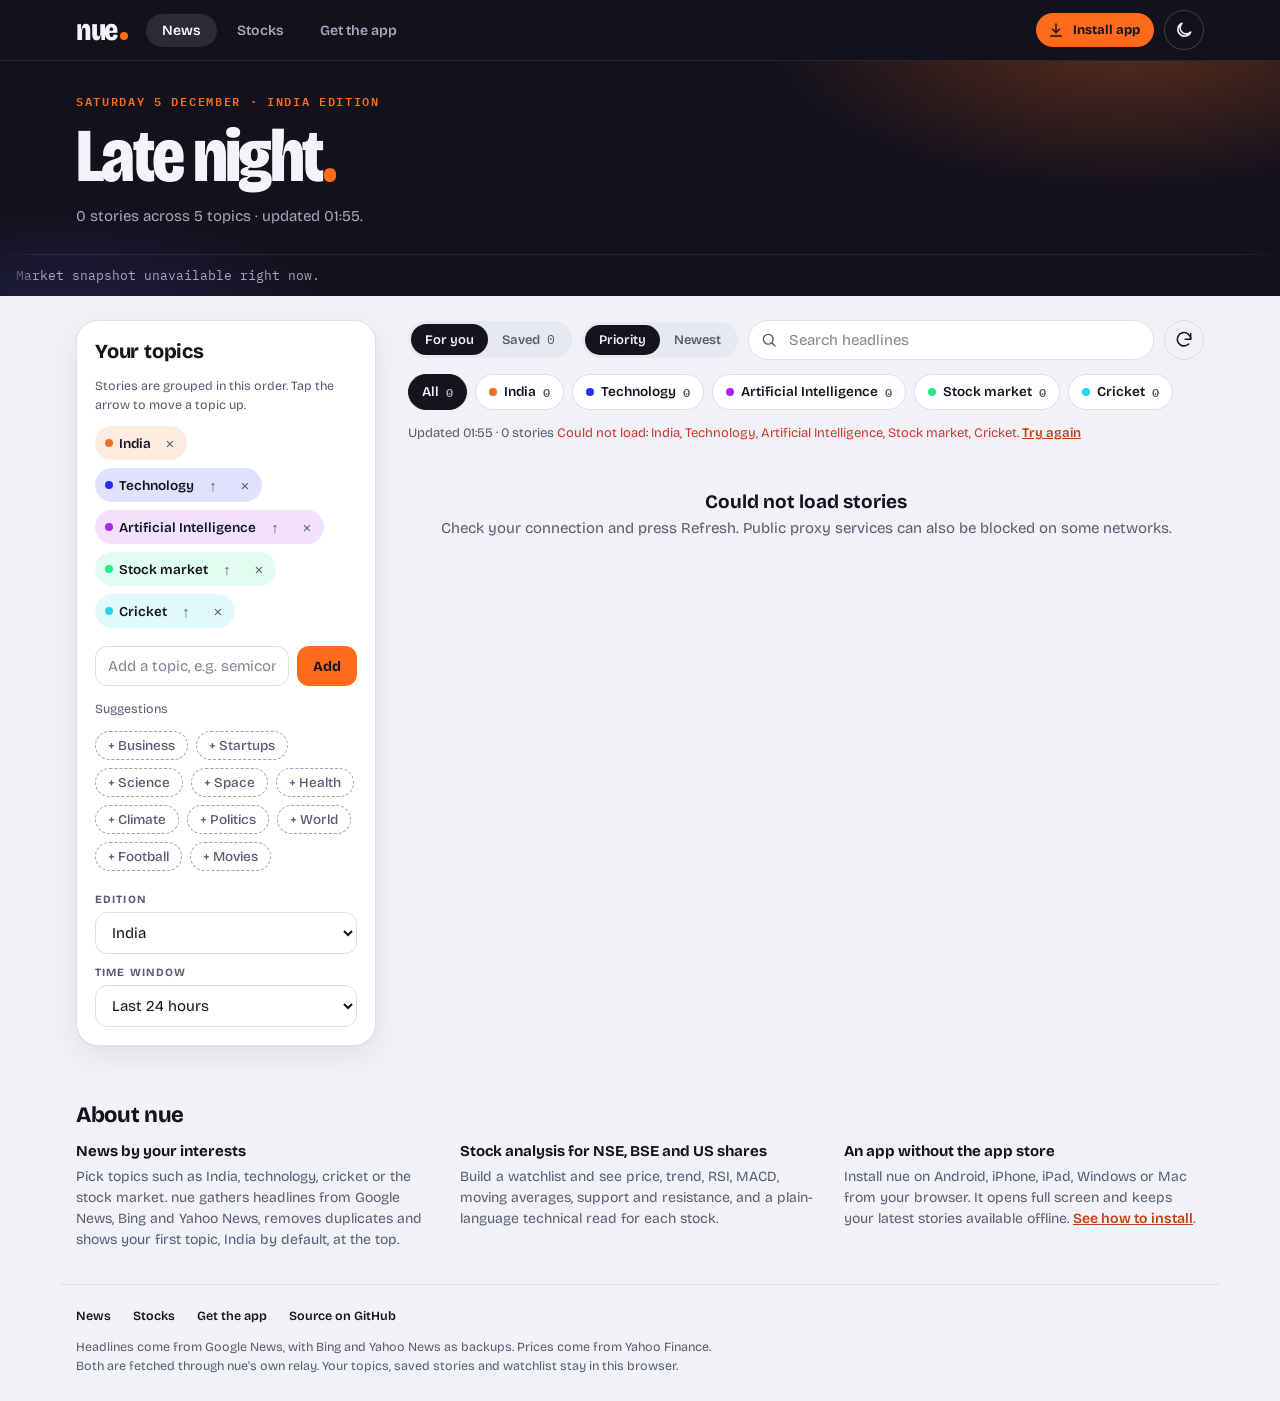
<file: index.html>
<!doctype html>
<html lang="en">
<head>
<meta charset="utf-8">
<meta name="viewport" content="width=device-width,initial-scale=1,viewport-fit=cover">
<title>nue: personalised news app for India with stock analysis</title>
<meta name="description" content="nue is a free news app that follows your interests, with India stories first. Add a stock watchlist with RSI, MACD and trend analysis for NSE, BSE and US shares. Installs on phones, tablets and desktop.">
<meta name="keywords" content="nue, nue app, personalised news, India news app, daily news by interest, stock analysis, NSE BSE watchlist, Nifty Sensex, technical analysis, RSI MACD, installable web app, PWA">
<meta name="author" content="Kunal Urkude">
<meta name="robots" content="index, follow, max-image-preview:large, max-snippet:-1">
<meta name="google-site-verification" content="uspo3RKnmIIblZJRJzZ8SbaXiXVWNnYhH4Gqko6iuXU" />
<link rel="canonical" href="https://kunalurkude.github.io/nue/">
<meta name="application-name" content="nue">
<meta property="og:type" content="website">
<meta property="og:site_name" content="nue">
<meta property="og:locale" content="en_IN">
<meta property="og:title" content="nue: personalised news app for India with stock analysis">
<meta property="og:description" content="News that follows your interests, India first, plus a stock watchlist with technical analysis. Free, installable, works offline.">
<meta property="og:url" content="https://kunalurkude.github.io/nue/">
<meta property="og:image" content="https://kunalurkude.github.io/nue/icons/og-image.png">
<meta property="og:image:width" content="1200">
<meta property="og:image:height" content="630">
<meta property="og:image:alt" content="nue: news that follows your interests, India first, with stock analysis">
<meta name="twitter:card" content="summary_large_image">
<meta name="twitter:title" content="nue: personalised news app for India with stock analysis">
<meta name="twitter:description" content="News that follows your interests, India first, plus a stock watchlist with technical analysis.">
<meta name="twitter:image" content="https://kunalurkude.github.io/nue/icons/og-image.png">
<link rel="sitemap" type="application/xml" href="sitemap.xml">
<meta name="theme-color" content="#12111C">
<link rel="manifest" href="manifest.webmanifest">
<link rel="icon" href="icons/favicon.svg" type="image/svg+xml">
<link rel="apple-touch-icon" href="icons/apple-touch-icon.png">
<meta name="mobile-web-app-capable" content="yes">
<meta name="apple-mobile-web-app-capable" content="yes">
<meta name="apple-mobile-web-app-title" content="nue">
<meta name="apple-mobile-web-app-status-bar-style" content="black-translucent">
<link rel="preconnect" href="https://fonts.googleapis.com">
<link rel="preconnect" href="https://fonts.gstatic.com" crossorigin>
<link rel="stylesheet" href="https://fonts.googleapis.com/css2?family=Bricolage+Grotesque:opsz,wdth,wght@12..96,75..100,300..800&family=IBM+Plex+Mono:wght@400;500&display=swap">
<link rel="stylesheet" href="style.css">
<script type="application/ld+json">{"@context": "https://schema.org", "@graph": [{"@type": "WebSite", "@id": "https://kunalurkude.github.io/nue/#site", "url": "https://kunalurkude.github.io/nue/", "name": "nue", "inLanguage": "en-IN", "description": "Personalised news with India first, plus stock analysis."}, {"@type": "WebApplication", "@id": "https://kunalurkude.github.io/nue/#app", "name": "nue", "url": "https://kunalurkude.github.io/nue/", "applicationCategory": "NewsApplication", "operatingSystem": "Any (Android, iOS, Windows, macOS, Linux)", "browserRequirements": "Requires JavaScript", "isAccessibleForFree": true, "offers": {"@type": "Offer", "price": "0", "priceCurrency": "INR"}, "author": {"@type": "Person", "name": "Kunal Urkude", "url": "https://github.com/kunalurkude"}, "image": "https://kunalurkude.github.io/nue/icons/og-image.png", "featureList": ["News grouped by your interests with India first", "Stock watchlist for NSE, BSE and US shares", "RSI, MACD, moving average and trend analysis", "Installs on phones, tablets and desktop", "Works offline"]}, {"@type": "FAQPage", "mainEntity": [{"@type": "Question", "name": "How do I install nue on my phone or tablet?", "acceptedAnswer": {"@type": "Answer", "text": "On Android, open nue in Chrome and tap Install app. On iPhone and iPad, open nue in Safari, tap Share, then Add to Home Screen."}}, {"@type": "Question", "name": "Is nue free?", "acceptedAnswer": {"@type": "Answer", "text": "Yes. nue is free, needs no account and keeps your topics and watchlist on your own device."}}, {"@type": "Question", "name": "Where do the news and prices come from?", "acceptedAnswer": {"@type": "Answer", "text": "Headlines come from Google News with Bing and Yahoo News as backups. Prices come from Yahoo Finance."}}, {"@type": "Question", "name": "Is the stock analysis investment advice?", "acceptedAnswer": {"@type": "Answer", "text": "No. The technical read uses price history only and is for information, not investment advice."}}]}]}</script>
<script>
  // Apply a saved theme before first paint to avoid a flash.
  try { var t = JSON.parse(localStorage.getItem('nue.theme')); if (t === 'dark' || t === 'light') document.documentElement.setAttribute('data-theme', t); } catch (e) {}
</script>
</head>
<body>

<noscript><p style="padding:16px;font:16px system-ui;background:#fff3cd;color:#222">nue needs JavaScript to load your news and prices. Please enable it in your browser.</p></noscript>
<div class="net" id="net" hidden role="status">You are offline. Showing the last stories and prices nue saved.</div>
<div class="ptr" id="ptr" aria-hidden="true"></div>

<header class="top">
  <div class="wrap top-in">
    <a class="brand" href="#news" aria-label="nue home"><span class="brand-word">nue</span><i class="brand-dot" aria-hidden="true"></i></a>
    <nav class="tabs" role="tablist" aria-label="Sections">
      <button class="tab" role="tab" id="tab-news" aria-controls="panel-news" aria-selected="true">News</button>
      <button class="tab" role="tab" id="tab-stocks" aria-controls="panel-stocks" aria-selected="false" tabindex="-1">Stocks</button>
      <button class="tab" role="tab" id="tab-install" aria-controls="panel-install" aria-selected="false" tabindex="-1">Get the app</button>
    </nav>
    <div class="tools">
      <button class="pill-btn" id="installBtn" type="button" hidden><span class="ic" data-icon="install"></span>Install app</button>
      <button class="icon-btn" id="themeBtn" type="button" aria-label="Switch colour theme" title="Switch colour theme"></button>
    </div>
  </div>
</header>

<section class="hero" aria-label="Today">
  <div class="wrap hero-in">
    <p class="hero-kicker" id="heroKicker"></p>
    <h1 class="sr">nue: personalised news app for India with stock analysis</h1>
    <p class="hero-title" id="heroTitle">Good morning.</p>
    <p class="hero-sub" id="heroSub"></p>
  </div>
  <div class="ticker" id="ticker" aria-label="Market snapshot">
    <div class="ticker-track" id="tickerTrack"></div>
  </div>
</section>

<main class="wrap">

  <!-- NEWS -->
  <section id="panel-news" role="tabpanel" aria-labelledby="tab-news">
    <div class="news-grid">
      <aside class="side" id="side" aria-label="Your topics">
        <div class="sheet-grip" aria-hidden="true"></div>
        <div class="side-head">
          <h2>Your topics</h2>
          <button class="icon-btn sheet-close" id="sideClose" type="button" aria-label="Close topics"></button>
        </div>
        <p class="hint">Stories are grouped in this order. Tap the arrow to move a topic up.</p>
        <ul class="chips" id="interestList" aria-live="polite"></ul>
        <form class="add" id="interestForm" autocomplete="off">
          <label class="sr" for="interestInput">Add a topic</label>
          <input id="interestInput" type="text" maxlength="60" placeholder="Add a topic, e.g. semiconductors">
          <button class="btn" type="submit">Add</button>
        </form>
        <p class="hint">Suggestions</p>
        <ul class="chips chips-suggest" id="suggestList"></ul>
        <div class="controls">
          <label for="regionSel">Edition</label>
          <select id="regionSel">
            <option value="IN">India</option>
            <option value="US">United States</option>
            <option value="GB">United Kingdom</option>
            <option value="AU">Australia</option>
          </select>
          <label for="winSel">Time window</label>
          <select id="winSel">
            <option value="1d">Last 24 hours</option>
            <option value="3d">Last 3 days</option>
            <option value="7d">Last 7 days</option>
          </select>
        </div>
      </aside>

      <section class="feed-col">
        <div class="feed-bar">
          <div class="seg" role="group" aria-label="View">
            <button type="button" class="seg-btn" id="viewFeed" aria-pressed="true">For you</button>
            <button type="button" class="seg-btn" id="viewSaved" aria-pressed="false">Saved <span id="savedCount">0</span></button>
          </div>
          <div class="seg" role="group" aria-label="Order">
            <button type="button" class="seg-btn" id="sortPri" aria-pressed="true" title="Your first topic leads, then the rest in the order you list them">Priority</button>
            <button type="button" class="seg-btn" id="sortNew" aria-pressed="false" title="All stories by time, newest first">Newest</button>
          </div>
          <div class="search-wrap">
            <span class="ic" data-icon="search"></span>
            <label class="sr" for="searchInput">Search headlines</label>
            <input id="searchInput" class="search" type="search" placeholder="Search headlines" autocomplete="off">
          </div>
          <button class="icon-btn" id="topicsBtn" type="button" aria-label="Edit topics" title="Edit topics"></button>
          <button class="icon-btn" id="refreshBtn" type="button" aria-label="Refresh news" title="Refresh news"></button>
        </div>
        <div class="filters" id="topicFilters" role="group" aria-label="Filter by topic"></div>
        <p class="status" id="newsStatus" role="status" aria-live="polite"></p>
        <ol class="feed" id="feed"></ol>
        <button class="btn btn-ghost more" id="moreBtn" type="button" hidden>Show more stories</button>
      </section>
    </div>
  </section>

  <!-- STOCKS -->
  <section id="panel-stocks" role="tabpanel" aria-labelledby="tab-stocks" hidden>
    <div class="market" id="marketStrip" aria-label="Market overview"></div>

    <div class="sect-head">
      <h2>Watchlist</h2>
      <form class="add add-sym" id="symForm" autocomplete="off">
        <label class="sr" for="symInput">Add a stock by name or code</label>
        <input id="symInput" type="text" maxlength="80" placeholder="Add a stock: Infosys, TCS, Apple, Nifty" spellcheck="false" autocapitalize="characters">
        <button class="btn" type="submit">Add</button>
      </form>
    </div>
    <p class="hint">Type a company name or short code, like <code>Infosys</code>, <code>TCS</code> or <code>Apple</code>. Separate several with commas. Indian stocks are picked first.</p>
    <p class="status" id="stockStatus" role="status" aria-live="polite"></p>

    <div class="scroll">
      <table class="tbl" id="watchTable">
        <thead>
          <tr>
            <th scope="col">Symbol</th>
            <th scope="col" class="num">Price</th>
            <th scope="col" class="num">1D</th>
            <th scope="col" class="num">1M</th>
            <th scope="col" class="num">RSI</th>
            <th scope="col">Trend</th>
            <th scope="col">Technical read</th>
            <th scope="col"><span class="sr">Remove</span></th>
          </tr>
        </thead>
        <tbody id="watchBody"></tbody>
      </table>
    </div>

    <section class="detail" id="detail" aria-live="polite"></section>

    <p class="disclaimer">Technical reads use price history only (trend, momentum, range). They ignore earnings, valuation and news, and are not investment advice. Prices can be delayed.</p>
  </section>

  <!-- INSTALL GUIDE -->
  <section id="panel-install" role="tabpanel" aria-labelledby="tab-install" hidden>
    <div class="guide-head">
      <h2>Add nue to your home screen</h2>
      <p>nue installs straight from your browser. No app store, no account, nothing to download. It opens full screen like any other app and keeps working offline with your last stories.</p>
      <button class="btn" id="installNow" type="button" hidden>Install nue now</button>
    </div>

    <ul class="perks">
      <li><span class="ic" data-icon="install"></span><strong>One tap away</strong><span>Its own icon on your home screen or desktop.</span></li>
      <li><span class="ic" data-icon="wifi"></span><strong>Works offline</strong><span>Your latest stories and prices stay readable without a signal.</span></li>
      <li><span class="ic" data-icon="refresh"></span><strong>Always current</strong><span>Updates itself. Nothing to reinstall.</span></li>
    </ul>

    <div class="devices">
      <article class="device" data-device="android">
        <header><span class="dev-tag">Android phones and tablets</span><span class="you">Your device</span></header>
        <h3>Chrome</h3>
        <ol>
          <li>Open <strong>kunalurkude.github.io/nue</strong> in Chrome.</li>
          <li>Tap the orange <strong>Install app</strong> button at the top. If you do not see it, tap the <strong>⋮</strong> menu, then <strong>Install app</strong> (or <strong>Add to Home screen</strong>).</li>
          <li>Tap <strong>Install</strong> to confirm.</li>
          <li>Open nue from your home screen or app drawer.</li>
        </ol>
        <p class="note">Samsung Internet: tap the <strong>≡</strong> menu, then <strong>Add page to</strong>, then <strong>Home screen</strong>.</p>
      </article>

      <article class="device" data-device="ios">
        <header><span class="dev-tag">iPhone and iPad</span><span class="you">Your device</span></header>
        <h3>Safari</h3>
        <ol>
          <li>Open <strong>kunalurkude.github.io/nue</strong> in Safari.</li>
          <li>Tap the <strong>Share</strong> button. On iPhone it is in the bottom bar, on iPad in the top bar.</li>
          <li>Scroll down and tap <strong>Add to Home Screen</strong>.</li>
          <li>Keep <strong>Open as Web App</strong> switched on, then tap <strong>Add</strong>.</li>
        </ol>
        <p class="note">On iOS 16.4 and later, Chrome and Edge can do this too: Share, then Add to Home Screen.</p>
      </article>

      <article class="device" data-device="desktop">
        <header><span class="dev-tag">Windows, Mac and Chromebook</span><span class="you">Your device</span></header>
        <h3>Chrome or Edge</h3>
        <ol>
          <li>Open <strong>kunalurkude.github.io/nue</strong>.</li>
          <li>Click the <strong>Install</strong> icon at the right end of the address bar, or the <strong>Install app</strong> button at the top of nue.</li>
          <li>Click <strong>Install</strong>.</li>
          <li>nue opens in its own window and appears in your Start menu, Launchpad or app list.</li>
        </ol>
        <p class="note">Safari on Mac: File, then <strong>Add to Dock</strong>.</p>
      </article>
    </div>

    <div class="faq">
      <h3>Trouble installing?</h3>
      <details><summary>I do not see an Install option</summary><p>Use the full browser (Chrome or Edge on Android and desktop, Safari on iPhone and iPad). Private windows and the browser built into other apps, such as Instagram or WhatsApp, hide the option. Open the link in your normal browser instead.</p></details>
      <details><summary>How do I remove it?</summary><p>Press and hold the nue icon, then choose Remove or Uninstall. On desktop, open nue and use the menu in its window.</p></details>
      <details><summary>Do I get updates?</summary><p>Yes. When a new version is ready, nue shows an Update button at the bottom of the screen.</p></details>
      <details><summary>Where is my data stored?</summary><p>Your topics, saved stories and watchlist stay on your device. Nothing is sent to an account.</p></details>
    </div>
  </section>

</main>


<section class="wrap about" aria-labelledby="aboutH">
  <h2 id="aboutH">About nue</h2>
  <div class="about-grid">
    <div><h3>News by your interests</h3><p>Pick topics such as India, technology, cricket or the stock market. nue gathers headlines from Google News, Bing and Yahoo News, removes duplicates and shows your first topic, India by default, at the top.</p></div>
    <div><h3>Stock analysis for NSE, BSE and US shares</h3><p>Build a watchlist and see price, trend, RSI, MACD, moving averages, support and resistance, and a plain-language technical read for each stock.</p></div>
    <div><h3>An app without the app store</h3><p>Install nue on Android, iPhone, iPad, Windows or Mac from your browser. It opens full screen and keeps your latest stories available offline. <a href="#install">See how to install</a>.</p></div>
  </div>
</section>
<footer class="wrap foot">
  <nav class="foot-links" aria-label="Footer"><a href="#news">News</a><a href="#stocks">Stocks</a><a href="#install">Get the app</a><a href="https://github.com/kunalurkude/nue" target="_blank" rel="noopener noreferrer">Source on GitHub</a></nav>
  <p>Headlines come from Google News, with Bing and Yahoo News as backups. Prices come from Yahoo Finance. Both are fetched through nue's own relay. Your topics, saved stories and watchlist stay in this browser.</p>
</footer>

<!-- phone navigation -->
<nav class="bnav" id="bnav" aria-label="Main">
  <button type="button" class="bn" data-go="news" aria-current="page"><span class="ic" data-icon="news"></span><span>News</span></button>
  <button type="button" class="bn" data-go="stocks"><span class="ic" data-icon="chart"></span><span>Stocks</span></button>
  <button type="button" class="bn" data-go="saved"><span class="ic" data-icon="bookmark"></span><span>Saved</span><b id="bnSaved" hidden>0</b></button>
  <button type="button" class="bn" data-go="topics"><span class="ic" data-icon="topics"></span><span>Topics</span></button>
</nav>

<div class="scrim" id="scrim"></div>

<div class="sheet" id="iosSheet" role="dialog" aria-modal="true" aria-labelledby="iosTitle" hidden>
  <div class="sheet-grip" aria-hidden="true"></div>
  <h2 id="iosTitle">Install nue on your iPhone</h2>
  <ol class="ios-steps">
    <li>Tap the <strong>Share</strong> button in Safari's toolbar.</li>
    <li>Scroll down and tap <strong>Add to Home Screen</strong>.</li>
    <li>Tap <strong>Add</strong>. nue opens full screen, like an app.</li>
  </ol>
  <button class="btn" id="iosClose" type="button">Got it</button>
</div>

<div class="toast" id="toast" role="status" aria-live="polite"></div>

<script src="indicators.js"></script>
<script src="viz.js"></script>
<script src="ui.js"></script>
<script src="app.js"></script>
</body>
</html>
</file>
<file: style.css>
/* nue. Layout idea: an always-dark masthead (brand, greeting, live ticker) over a light or dark
   reading surface. Boldness lives in two places only: the masthead type and the generated story art.
   Colour comes from the topics: each topic has its own hue (set per element as --h). */

:root {
  --bg: #F1F2F7;
  --surface: #FFFFFF;
  --surface-2: #E7E9F1;
  --ink: #14131F;
  --ink-2: #565B72;
  --ink-3: #9AA0B6;
  --line: #DCDFEA;
  --accent: #FF6B1A;
  --accent-ink: #14131F;
  --accent-text: #C2410C;
  --accent-soft: rgba(255, 107, 26, 0.13);
  --up: #0E8A5B;
  --up-soft: #6FC9A3;
  --down: #D4342B;
  --down-soft: #EE9C95;
  --warn: #9A6200;
  --tag-l: 32%;
  --shadow: 0 1px 2px rgba(20, 19, 31, 0.05), 0 10px 30px rgba(20, 19, 31, 0.07);
  --shadow-lift: 0 2px 4px rgba(20, 19, 31, 0.06), 0 16px 36px rgba(20, 19, 31, 0.12);

  /* the masthead stays dark in both themes */
  --mast: #12111C;
  --mast-ink: #F4F3FA;
  --mast-2: #A9A8BE;
  --mast-line: rgba(255, 255, 255, 0.09);
  --mast-up: #46E0A0;
  --mast-down: #FF8A80;

  --f-ui: 'Bricolage Grotesque', system-ui, -apple-system, 'Segoe UI', Roboto, sans-serif;
  --f-mono: 'IBM Plex Mono', ui-monospace, 'SFMono-Regular', Menlo, Consolas, monospace;
  --gutter: max(16px, env(safe-area-inset-left, 0px));
  color-scheme: light;
}

@media (prefers-color-scheme: dark) {
  :root:not([data-theme="light"]) {
    --bg: #0C0B14;
    --surface: #16151F;
    --surface-2: #211F2D;
    --ink: #F2F1F8;
    --ink-2: #A5A4BA;
    --ink-3: #6A6980;
    --line: #2B2A3A;
    --accent: #FF7A2E;
    --accent-text: #FF9B60;
    --accent-soft: rgba(255, 122, 46, 0.16);
    --up: #3DDC97;
    --up-soft: #2C8F66;
    --down: #FF7B72;
    --down-soft: #A04E49;
    --warn: #E9B24A;
    --tag-l: 76%;
    --shadow: 0 1px 2px rgba(0, 0, 0, 0.4), 0 10px 30px rgba(0, 0, 0, 0.35);
    --shadow-lift: 0 2px 4px rgba(0, 0, 0, 0.5), 0 16px 36px rgba(0, 0, 0, 0.5);
    --mast: #08070E;
    color-scheme: dark;
  }
}
:root[data-theme="dark"] {
  --bg: #0C0B14;
  --surface: #16151F;
  --surface-2: #211F2D;
  --ink: #F2F1F8;
  --ink-2: #A5A4BA;
  --ink-3: #6A6980;
  --line: #2B2A3A;
  --accent: #FF7A2E;
  --accent-text: #FF9B60;
  --accent-soft: rgba(255, 122, 46, 0.16);
  --up: #3DDC97;
  --up-soft: #2C8F66;
  --down: #FF7B72;
  --down-soft: #A04E49;
  --warn: #E9B24A;
  --tag-l: 76%;
  --shadow: 0 1px 2px rgba(0, 0, 0, 0.4), 0 10px 30px rgba(0, 0, 0, 0.35);
  --shadow-lift: 0 2px 4px rgba(0, 0, 0, 0.5), 0 16px 36px rgba(0, 0, 0, 0.5);
  --mast: #08070E;
  color-scheme: dark;
}

* { box-sizing: border-box; -webkit-tap-highlight-color: transparent; }
html { -webkit-text-size-adjust: 100%; scroll-padding-top: 76px; overscroll-behavior-y: contain; }
body {
  margin: 0;
  background: var(--bg);
  color: var(--ink);
  font: 400 15px/1.5 var(--f-ui);
  min-height: 100vh;
  display: flex;
  flex-direction: column;
  -webkit-font-smoothing: antialiased;
}
main { flex: 1; padding-block: 24px 48px; }
h1, h2, h3, p { margin: 0; }
a { color: inherit; }
code { font-family: var(--f-mono); font-size: 0.88em; background: var(--surface-2); padding: 1px 5px; border-radius: 4px; }
[hidden] { display: none !important; }
:focus-visible { outline: 2px solid var(--accent); outline-offset: 2px; border-radius: 6px; }
.sr { position: absolute; width: 1px; height: 1px; overflow: hidden; clip: rect(0 0 0 0); white-space: nowrap; }
.ic { display: inline-grid; place-items: center; }
.up { color: var(--up); }
.down { color: var(--down); }
.flat { color: var(--ink-2); }

.wrap {
  width: 100%;
  max-width: 1160px;
  margin-inline: auto;
  padding-left: var(--gutter);
  padding-right: max(16px, env(safe-area-inset-right, 0px));
}

/* ---------------------------------------------------------------- top bar */
.net { background: var(--warn); color: #14131F; text-align: center; font-size: 13px; font-weight: 600; padding: 8px 16px; }
.top {
  position: sticky; top: 0; z-index: 30;
  background: var(--mast); color: var(--mast-ink);
  padding-top: env(safe-area-inset-top, 0px);
  border-bottom: 1px solid var(--mast-line);
}
.top-in { display: flex; align-items: center; gap: 18px; min-height: 60px; }
.brand { display: inline-flex; align-items: baseline; gap: 3px; text-decoration: none; color: var(--mast-ink); }
.brand-word { font: 800 30px/1 var(--f-ui); font-stretch: 82%; letter-spacing: -0.045em; }
.brand-dot { width: 8px; height: 8px; border-radius: 50%; background: var(--accent); display: inline-block; }
.tabs { display: flex; gap: 4px; }
.tab {
  appearance: none; border: 0; background: transparent; color: var(--mast-2);
  font: 600 14px var(--f-ui); padding: 8px 16px; border-radius: 999px; cursor: pointer;
  transition: background .2s, color .2s;
}
.tab:hover { color: var(--mast-ink); }
.tab[aria-selected="true"] { background: rgba(255, 255, 255, 0.11); color: #fff; }
.tools { margin-left: auto; display: flex; align-items: center; gap: 10px; }
.pill-btn {
  appearance: none; border: 0; cursor: pointer; display: inline-flex; align-items: center; gap: 8px;
  background: var(--accent); color: var(--accent-ink); font: 700 13px var(--f-ui);
  padding: 8px 14px 8px 11px; border-radius: 999px; white-space: nowrap;
  transition: transform .15s, filter .15s;
}
.pill-btn:hover { filter: brightness(1.07); }
.pill-btn:active { transform: scale(0.96); }
.pill-btn svg { width: 18px; height: 18px; }

.icon-btn {
  appearance: none; background: transparent; border: 1px solid var(--line); color: var(--ink); cursor: pointer;
  width: 40px; height: 40px; border-radius: 50%; display: inline-grid; place-items: center; flex: none;
  transition: background .15s, transform .15s;
}
.icon-btn:hover { background: var(--surface-2); }
.icon-btn:active { transform: scale(0.92); }
.top .icon-btn { color: var(--mast-ink); border-color: rgba(255, 255, 255, 0.2); }
.top .icon-btn:hover { background: rgba(255, 255, 255, 0.1); }
.icon-btn.spinning svg { animation: spin 0.9s linear infinite; }
@keyframes spin { to { transform: rotate(360deg); } }

/* ------------------------------------------------------------------- hero */
.hero {
  background:
    radial-gradient(520px 220px at 88% -10%, rgba(255, 107, 26, 0.30), transparent 70%),
    radial-gradient(420px 200px at 5% 120%, rgba(99, 91, 255, 0.20), transparent 70%),
    var(--mast);
  color: var(--mast-ink);
}
.hero-in { padding-block: 30px 26px; }
.hero-kicker { font: 600 12px var(--f-mono); letter-spacing: 0.14em; text-transform: uppercase; color: var(--accent); }
.hero-title {
  font: 800 clamp(40px, 8vw, 76px)/0.98 var(--f-ui); font-stretch: 80%; letter-spacing: -0.035em;
  margin-top: 8px; text-wrap: balance;
}
.hero-title .dot { color: var(--accent); }
.hero-sub { margin-top: 12px; color: var(--mast-2); font-size: 15px; max-width: 60ch; }

.ticker { border-top: 1px solid var(--mast-line); overflow: hidden; position: relative;
  -webkit-mask-image: linear-gradient(90deg, transparent, #000 40px, #000 calc(100% - 40px), transparent);
  mask-image: linear-gradient(90deg, transparent, #000 40px, #000 calc(100% - 40px), transparent); }
.ticker-track { display: flex; width: max-content; animation: marquee 80s linear infinite; }
.ticker:hover .ticker-track { animation-play-state: paused; }
.tk { display: flex; align-items: baseline; gap: 10px; padding: 12px 26px; font: 500 13px var(--f-mono); white-space: nowrap; }
.tk-name { color: var(--mast-2); text-transform: uppercase; letter-spacing: 0.06em; font-size: 11px; }
.tk-val { color: #fff; }
.tk-chg.up { color: var(--mast-up); }
.tk-chg.down { color: var(--mast-down); }
.tk-chg.flat { color: var(--mast-2); }
.row.lead .tags { gap: 6px; }
.tk-empty { padding: 12px var(--gutter); color: var(--mast-2); font: 400 13px var(--f-mono); }
@keyframes marquee { to { transform: translateX(-50%); } }

/* --------------------------------------------------------------- controls */
.btn {
  appearance: none; border: 0; background: var(--accent); color: var(--accent-ink);
  font: 700 14px var(--f-ui); padding: 10px 16px; border-radius: 12px; cursor: pointer; white-space: nowrap;
  transition: transform .15s, filter .15s;
}
.btn:hover { filter: brightness(1.06); }
.btn:active { transform: scale(0.97); }
.btn:disabled { opacity: 0.55; cursor: progress; }
.btn-ghost { background: transparent; color: var(--ink); border: 1px solid var(--line); }
.btn-ghost:hover { background: var(--surface-2); filter: none; }
input[type="text"], input[type="search"], select {
  font: 400 15px var(--f-ui); color: var(--ink); background: var(--surface);
  border: 1px solid var(--line); border-radius: 12px; padding: 10px 12px; min-width: 0; width: 100%;
}
input::placeholder { color: var(--ink-2); opacity: 0.75; }
select { cursor: pointer; }
.hint { font-size: 12.5px; color: var(--ink-2); margin: 10px 0 8px; }
.status { font-size: 13px; color: var(--ink-2); min-height: 20px; margin: 10px 0; }
.status button { background: none; border: 0; color: var(--accent-text); font: inherit; font-weight: 600; text-decoration: underline; cursor: pointer; padding: 0; }
.status .err { color: var(--down); }
.add { display: flex; gap: 8px; }

.seg { display: inline-flex; background: var(--surface-2); border-radius: 999px; padding: 3px; }
.seg-btn {
  appearance: none; background: transparent; border: 0; color: var(--ink-2); font: 600 13px var(--f-ui);
  padding: 7px 14px; border-radius: 999px; cursor: pointer; white-space: nowrap; transition: background .2s, color .2s;
}
.seg-btn[aria-pressed="true"] { background: var(--ink); color: var(--bg); }
.seg-btn span { font-family: var(--f-mono); font-weight: 400; margin-left: 4px; }

.chips { list-style: none; margin: 0; padding: 0; display: flex; flex-wrap: wrap; gap: 8px; }
.chip {
  --h: 22;
  display: inline-flex; align-items: center; gap: 6px; font: 600 13.5px var(--f-ui);
  background: hsl(var(--h) 85% 50% / 0.13); color: var(--ink);
  padding: 4px 4px 4px 10px; border-radius: 999px;
}
.chip::before { content: ""; width: 8px; height: 8px; border-radius: 50%; background: hsl(var(--h) 85% 54%); flex: none; }
.chip button {
  appearance: none; border: 0; background: transparent; color: var(--ink-2); cursor: pointer;
  width: 26px; height: 26px; border-radius: 50%; font-size: 15px; line-height: 1; display: grid; place-items: center; padding: 0;
}
.chip button:hover { background: hsl(var(--h) 85% 50% / 0.2); color: var(--ink); }
.chip-add {
  appearance: none; background: transparent; border: 1px dashed var(--ink-3); color: var(--ink-2);
  font: 500 13.5px var(--f-ui); padding: 5px 12px; border-radius: 999px; cursor: pointer;
}
.chip-add:hover { color: var(--ink); border-color: var(--ink-2); }

/* ------------------------------------------------------------------- news */
.news-grid { display: grid; grid-template-columns: 300px minmax(0, 1fr); gap: 32px; align-items: start; }
.side {
  position: sticky; top: 80px; background: var(--surface); border: 1px solid var(--line);
  border-radius: 22px; padding: 18px; display: flex; flex-direction: column; gap: 4px; box-shadow: var(--shadow);
}
.side-head { display: flex; align-items: center; justify-content: space-between; }
.side-head h2 { font: 750 20px var(--f-ui); letter-spacing: -0.01em; }
.sheet-close, .sheet-grip { display: none; }
.side .add { margin-top: 14px; }
.controls { display: grid; gap: 6px; margin-top: 12px; }
.controls label { font: 700 11px var(--f-ui); letter-spacing: 0.1em; text-transform: uppercase; color: var(--ink-2); margin-top: 6px; }

.feed-col { min-width: 0; }
.feed-bar { display: flex; gap: 10px; align-items: center; flex-wrap: wrap; }
.search-wrap { position: relative; flex: 1 1 180px; min-width: 0; }
.search-wrap .ic { position: absolute; left: 12px; top: 50%; transform: translateY(-50%); color: var(--ink-2); pointer-events: none; }
.search-wrap svg { width: 18px; height: 18px; }
input.search { padding-left: 40px; border-radius: 999px; }
#topicsBtn { display: none; }

.filters {
  display: flex; gap: 8px; margin-top: 14px; overflow-x: auto; padding-bottom: 4px; scrollbar-width: none;
  scroll-snap-type: x proximity;
}
.filters::-webkit-scrollbar { display: none; }
.filter {
  --h: 0;
  flex: none; scroll-snap-align: start; appearance: none; border: 1px solid var(--line); background: var(--surface); color: var(--ink);
  font: 600 13.5px var(--f-ui); padding: 7px 13px; border-radius: 999px; cursor: pointer; display: inline-flex; align-items: center; gap: 7px;
  transition: background .2s, color .2s, border-color .2s;
}
.filter .d { width: 8px; height: 8px; border-radius: 50%; background: hsl(var(--h) 85% 54%); }
.filter:hover { border-color: var(--ink-3); }
.filter[aria-pressed="true"] { background: var(--ink); border-color: var(--ink); color: var(--bg); }
.filter small { font-family: var(--f-mono); font-size: 11.5px; opacity: 0.7; }

.feed { list-style: none; margin: 8px 0 0; padding: 0; display: grid; grid-template-columns: repeat(2, minmax(0, 1fr)); gap: 14px; }
.day {
  grid-column: 1 / -1; display: flex; align-items: center; gap: 10px; margin-top: 16px;
  font: 750 22px/1 var(--f-ui); letter-spacing: -0.015em; --h: 22;
}
.day:first-child { margin-top: 4px; }
.day .d { width: 12px; height: 12px; border-radius: 50%; background: hsl(var(--h) 85% 54%); flex: none; }
.day .n { font: 400 12px var(--f-mono); color: var(--ink-2); letter-spacing: 0; }
.day .badge { font: 700 11px var(--f-ui); letter-spacing: 0.06em; text-transform: uppercase; color: var(--accent-text); background: var(--accent-soft); padding: 3px 9px; border-radius: 999px; }
.day::after { content: ""; flex: 1; height: 1px; background: var(--line); }

.row {
  --h: 22;
  position: relative; display: grid; grid-template-columns: minmax(0, 1fr) 92px; grid-template-rows: 1fr auto; column-gap: 14px; row-gap: 6px;
  background: var(--surface); border: 1px solid var(--line); border-radius: 20px; padding: 14px;
  animation: rise .5s cubic-bezier(.2, .8, .2, 1) both; animation-delay: calc(var(--i, 0) * 45ms);
  transition: transform .2s, box-shadow .2s;
}
.row:hover { transform: translateY(-2px); box-shadow: var(--shadow-lift); }
@keyframes rise { from { opacity: 0.2; transform: translateY(12px); } to { opacity: 1; transform: none; } }
.c-body { grid-column: 1; grid-row: 1; display: flex; flex-direction: column; gap: 8px; min-width: 0; }
.c-art { grid-column: 2; grid-row: 1 / span 2; width: 92px; height: 92px; border-radius: 14px; overflow: hidden; align-self: start; }
.c-art svg { width: 100%; height: 100%; display: block; }
.c-art.skel { height: 92px; border-radius: 14px; }
.tags { display: flex; flex-wrap: wrap; gap: 6px; }
.tag {
  align-self: flex-start; font: 700 11px var(--f-ui); letter-spacing: 0.06em; text-transform: uppercase;
  background: hsl(var(--h) 85% 50% / 0.14); color: hsl(var(--h) 72% var(--tag-l)); padding: 3px 9px; border-radius: 999px;
}
.hl { font: 650 18px/1.27 var(--f-ui); letter-spacing: -0.012em; text-decoration: none; text-wrap: pretty; overflow-wrap: anywhere; color: var(--ink); }
.hl:hover { text-decoration: underline; text-decoration-thickness: 1px; text-underline-offset: 3px; }
.hl::after { content: ""; position: absolute; inset: 0; border-radius: 20px; }
.meta { font-size: 13px; color: var(--ink-2); display: flex; flex-wrap: wrap; gap: 2px 10px; }
.meta .src { font-weight: 600; color: var(--ink); }
.acts { grid-column: 1; grid-row: 2; display: flex; gap: 2px; margin-left: -8px; position: relative; z-index: 1; }
.act {
  appearance: none; border: 0; background: transparent; color: var(--ink-2); cursor: pointer;
  width: 38px; height: 38px; border-radius: 50%; display: inline-grid; place-items: center; transition: background .15s, color .15s, transform .15s;
}
.act:hover { background: var(--surface-2); color: var(--ink); }
.act:active { transform: scale(0.88); }
.act[aria-pressed="true"] { color: var(--accent-text); }

.row.lead {
  grid-column: 1 / -1; display: flex; flex-direction: column; justify-content: flex-end; min-height: 320px; padding: 0; border: 0; border-radius: 26px; overflow: hidden; isolation: isolate;
  background: #14131F; box-shadow: var(--shadow-lift);
}
.row.lead .c-art { position: absolute; inset: 0; width: 100%; height: 100%; border-radius: 0; z-index: -2; }
.row.lead::before { content: ""; position: absolute; inset: 0; z-index: -1; background: linear-gradient(to top, rgba(8, 7, 14, 0.92) 8%, rgba(8, 7, 14, 0.35) 62%, rgba(8, 7, 14, 0.08)); }
.row.lead .c-body { padding: 26px; gap: 12px; }
.row.lead .tag { background: rgba(255, 255, 255, 0.16); color: #fff; backdrop-filter: blur(6px); }
.row.lead .hl { color: #fff; font-weight: 760; font-size: clamp(25px, 3.6vw, 40px); line-height: 1.1; letter-spacing: -0.025em; max-width: 26ch; }
.row.lead .meta, .row.lead .meta .src { color: rgba(255, 255, 255, 0.82); }
.row.lead .hl::after { border-radius: 26px; }
.row.lead .acts { position: absolute; top: 12px; right: 12px; margin: 0; gap: 6px; }
.row.lead .act { background: rgba(255, 255, 255, 0.16); color: #fff; backdrop-filter: blur(8px); }
.row.lead .act:hover { background: rgba(255, 255, 255, 0.28); }
.row.lead .act[aria-pressed="true"] { color: var(--accent); }
.row.lead:hover { transform: none; }

.skeleton { pointer-events: none; animation: none; }
.skel { height: 14px; border-radius: 6px; background: linear-gradient(90deg, var(--surface-2), var(--line), var(--surface-2)); background-size: 200% 100%; animation: shimmer 1.4s linear infinite; }
@keyframes shimmer { to { background-position: -200% 0; } }
.empty { grid-column: 1 / -1; padding: 36px 8px; color: var(--ink-2); text-align: center; }
.empty strong { color: var(--ink); display: block; font: 700 19px var(--f-ui); margin-bottom: 4px; }
.more { margin: 22px auto 0; display: block; }

/* ----------------------------------------------------------------- stocks */
.market { display: grid; grid-template-columns: repeat(auto-fit, minmax(170px, 1fr)); gap: 12px; margin-bottom: 30px; }
.idx {
  display: grid; grid-template-columns: minmax(0, 1fr) auto; align-items: end; column-gap: 8px;
  background: var(--surface); border: 1px solid var(--line); border-radius: 18px; padding: 14px; min-width: 0; box-shadow: var(--shadow);
}
.idx.up { background: linear-gradient(145deg, var(--surface) 55%, color-mix(in srgb, var(--up) 11%, var(--surface))); }
.idx.down { background: linear-gradient(145deg, var(--surface) 55%, color-mix(in srgb, var(--down) 11%, var(--surface))); }
.idx .nm { grid-column: 1 / -1; font: 700 11px var(--f-ui); letter-spacing: 0.1em; text-transform: uppercase; color: var(--ink-2); }
.idx .val { grid-column: 1; font: 500 21px var(--f-mono); margin-top: 6px; letter-spacing: -0.02em; overflow-wrap: anywhere; }
.idx .chg { grid-column: 1; font: 400 12.5px var(--f-mono); margin-top: 2px; }
.idx .spark { grid-column: 2; grid-row: 2 / span 2; }
.spark { display: block; overflow: visible; color: var(--ink-2); }
.spark.up { color: var(--up); }
.spark.down { color: var(--down); }
.sect-head { display: flex; align-items: center; justify-content: space-between; gap: 12px; flex-wrap: wrap; }
.sect-head h2 { font: 750 26px var(--f-ui); letter-spacing: -0.02em; }
.add-sym { flex: 1 1 300px; max-width: 440px; }

.scroll { position: relative; overflow-x: auto; background: var(--surface); border: 1px solid var(--line); border-radius: 22px; box-shadow: var(--shadow); }
.tbl { width: 100%; min-width: 760px; border-collapse: collapse; }
.tbl th { font: 700 11px var(--f-ui); letter-spacing: 0.1em; text-transform: uppercase; color: var(--ink-2); text-align: left; padding: 12px 14px; border-bottom: 1px solid var(--line); white-space: nowrap; }
.tbl td { padding: 10px 14px; border-bottom: 1px solid var(--line); vertical-align: middle; }
.tbl tr:last-child td { border-bottom: 0; }
.tbl .num { text-align: right; font-family: var(--f-mono); font-variant-numeric: tabular-nums; white-space: nowrap; }
.tbl th.num { font-family: var(--f-ui); }
.tbl tbody tr { cursor: pointer; transition: background .15s; }
.tbl tbody tr:hover { background: var(--surface-2); }
.tbl tbody tr[aria-selected="true"] { background: var(--accent-soft); }
.sym { font: 500 14px var(--f-mono); appearance: none; background: none; border: 0; color: inherit; padding: 0; cursor: pointer; }
.sym-name { display: block; font-size: 12px; color: var(--ink-2); max-width: 220px; overflow: hidden; text-overflow: ellipsis; white-space: nowrap; }
.pill { display: inline-block; font: 700 12px var(--f-ui); padding: 3px 10px; border-radius: 999px; border: 1px solid currentColor; white-space: nowrap; }
.x { appearance: none; border: 0; background: transparent; color: var(--ink-2); cursor: pointer; width: 32px; height: 32px; border-radius: 50%; font-size: 17px; }
.x:hover { background: var(--surface-2); color: var(--ink); }
.row-err { color: var(--down); font-size: 13px; }
.tbl .c-spark { width: 96px; }

.detail { margin-top: 26px; background: var(--surface); border: 1px solid var(--line); border-radius: 26px; padding: 24px; box-shadow: var(--shadow); animation: rise .45s both; }
.detail:empty { display: none; }
.d-head { display: flex; justify-content: space-between; align-items: flex-start; gap: 16px; flex-wrap: wrap; }
.d-title { font: 760 26px/1.15 var(--f-ui); letter-spacing: -0.02em; overflow-wrap: anywhere; }
.d-sub { font: 400 12px var(--f-mono); color: var(--ink-2); margin-top: 6px; }
.d-price { text-align: right; }
.d-price .big { font: 500 36px/1 var(--f-mono); letter-spacing: -0.04em; }
.d-price .chg { font: 400 14px var(--f-mono); margin-top: 8px; }
.ranges { margin: 18px 0 8px; display: flex; align-items: center; gap: 14px; flex-wrap: wrap; }
.legend { font: 400 12px var(--f-mono); color: var(--ink-2); display: flex; gap: 14px; flex-wrap: wrap; }
.legend b { display: inline-block; width: 14px; height: 2px; vertical-align: middle; margin-right: 5px; }
.chart-wrap { position: relative; height: 310px; }
.chart-wrap canvas { width: 100%; height: 100%; display: block; touch-action: pan-y; }
.grid { display: grid; grid-template-columns: repeat(auto-fit, minmax(210px, 1fr)); gap: 12px; margin-top: 20px; }
.metric { background: var(--bg); border-radius: 16px; padding: 14px; min-width: 0; }
.metric .k { font: 700 11px var(--f-ui); letter-spacing: 0.1em; text-transform: uppercase; color: var(--ink-2); }
.metric .v { font: 500 19px var(--f-mono); margin-top: 5px; overflow-wrap: anywhere; }
.metric .s { font-size: 12.5px; color: var(--ink-2); margin-top: 3px; }
.rangebar { height: 6px; background: var(--surface-2); border-radius: 3px; margin-top: 12px; position: relative; }
.rangebar i { position: absolute; top: -3px; width: 5px; height: 12px; border-radius: 3px; background: var(--accent); transform: translateX(-2px); }
.read { margin-top: 24px; display: grid; grid-template-columns: minmax(0, 270px) minmax(0, 1fr); gap: 26px; }
.read h3, .news-h h3 { font: 700 11px var(--f-ui); letter-spacing: 0.1em; text-transform: uppercase; color: var(--ink-2); margin-bottom: 10px; }
.verdict-box { background: var(--bg); border-radius: 20px; padding: 18px; text-align: center; }
.gauge { width: 100%; max-width: 230px; margin-inline: auto; display: block; }
.verdict { font: 780 28px/1.1 var(--f-ui); letter-spacing: -0.02em; margin-top: 2px; }
.factors { list-style: none; margin: 0; padding: 0; display: grid; gap: 10px; }
.factors li { display: grid; grid-template-columns: 78px minmax(0, 1fr); gap: 12px; font-size: 14px; align-items: baseline; }
.factors .f-tag { font: 700 12px var(--f-ui); text-align: center; border: 1px solid currentColor; border-radius: 999px; padding: 2px 0; }
.factors .f-name { font-weight: 650; }
.factors .f-txt { color: var(--ink-2); display: block; }
.news-h { margin-top: 26px; }
.mini { list-style: none; margin: 0; padding: 0; }
.mini li { padding: 11px 0; border-bottom: 1px solid var(--line); }
.mini li:last-child { border-bottom: 0; }
.mini a { font: 620 16px/1.3 var(--f-ui); text-decoration: none; letter-spacing: -0.01em; }
.mini a:hover { text-decoration: underline; }
.mini span { display: block; font-size: 12.5px; color: var(--ink-2); margin-top: 2px; }
.disclaimer { margin-top: 20px; font-size: 12.5px; color: var(--ink-2); max-width: 70ch; }
.foot { padding-block: 22px calc(26px + env(safe-area-inset-bottom, 0px)); border-top: 1px solid var(--line); font-size: 12.5px; color: var(--ink-2); }
.foot p { max-width: 80ch; }

/* ---------------------------------------------- overlays: sheet, toast, nav */
.scrim { position: fixed; inset: 0; z-index: 50; background: rgba(8, 7, 14, 0.55); opacity: 0; pointer-events: none; transition: opacity .25s; }
.scrim.on { opacity: 1; pointer-events: auto; }
.sheet {
  position: fixed; left: 0; right: 0; bottom: 0; z-index: 60; background: var(--surface); color: var(--ink);
  border-radius: 26px 26px 0 0; padding: 12px 20px calc(24px + env(safe-area-inset-bottom, 0px)); box-shadow: 0 -12px 40px rgba(0, 0, 0, 0.3);
  max-width: 560px; margin-inline: auto; animation: sheetUp .3s cubic-bezier(.2, .8, .2, 1);
}
@keyframes sheetUp { from { transform: translateY(40px); opacity: 0; } to { transform: none; opacity: 1; } }
.sheet h2 { font: 750 22px var(--f-ui); margin: 10px 0 14px; }
.ios-steps { padding-left: 20px; margin: 0 0 18px; display: grid; gap: 10px; }
.sheet-grip { width: 42px; height: 5px; border-radius: 3px; background: var(--line); margin: 0 auto 6px; }

.toast {
  position: fixed; left: 50%; bottom: calc(26px + env(safe-area-inset-bottom, 0px)); z-index: 80;
  transform: translate(-50%, 14px); opacity: 0; pointer-events: none; max-width: min(92vw, 460px);
  background: var(--ink); color: var(--bg); font: 600 14px var(--f-ui); padding: 12px 16px; border-radius: 14px;
  display: flex; gap: 16px; align-items: center; transition: opacity .25s, transform .25s; box-shadow: var(--shadow-lift);
}
.toast.show { opacity: 1; transform: translate(-50%, 0); pointer-events: auto; }
.toast button { appearance: none; border: 0; background: transparent; color: var(--accent); font: 800 14px var(--f-ui); cursor: pointer; padding: 0; }
:root:not([data-theme="dark"]) .toast button { color: #FF8A4A; }

.ptr {
  position: fixed; left: 50%; top: calc(env(safe-area-inset-top, 0px) - 46px); z-index: 70; width: 42px; height: 42px; border-radius: 50%;
  background: var(--surface); color: var(--accent-text); box-shadow: var(--shadow-lift); border: 1px solid var(--line);
  display: grid; place-items: center; opacity: 0; transform: translate(-50%, 0); pointer-events: none; transition: opacity .2s;
}
.ptr.on { opacity: 1; }
.ptr.ready { color: var(--accent); }
.ptr.spin svg { animation: spin .8s linear infinite; }

.bnav { display: none; }

/* ------------------------------------------------------------ install guide */
.guide-head { max-width: 62ch; }
.guide-head h2 { font: 780 clamp(28px, 4vw, 40px)/1.08 var(--f-ui); letter-spacing: -0.03em; }
.guide-head p { margin: 12px 0 18px; color: var(--ink-2); font-size: 16px; }
.perks { list-style: none; margin: 26px 0 0; padding: 0; display: grid; grid-template-columns: repeat(3, minmax(0, 1fr)); gap: 12px; }
.perks li { display: grid; grid-template-columns: 40px 1fr; column-gap: 12px; align-items: center; background: var(--surface); border: 1px solid var(--line); border-radius: 18px; padding: 14px; }
.perks .ic { grid-row: 1 / span 2; width: 40px; height: 40px; border-radius: 12px; background: var(--accent-soft); color: var(--accent-text); }
.perks strong { font-weight: 700; }
.perks span:last-child { font-size: 13px; color: var(--ink-2); }
.devices { display: grid; grid-template-columns: repeat(3, minmax(0, 1fr)); gap: 16px; margin-top: 22px; align-items: start; }
.device { background: var(--surface); border: 1px solid var(--line); border-radius: 24px; padding: 22px; box-shadow: var(--shadow); }
.device header { display: flex; justify-content: space-between; align-items: center; gap: 8px; }
.dev-tag { font: 700 11px var(--f-ui); letter-spacing: 0.1em; text-transform: uppercase; color: var(--ink-2); }
.device .you { display: none; font: 700 11px var(--f-ui); color: var(--accent-text); background: var(--accent-soft); padding: 3px 9px; border-radius: 999px; white-space: nowrap; }
.device.mine { border-color: var(--accent); box-shadow: 0 0 0 1px var(--accent), var(--shadow-lift); }
.device.mine .you { display: inline-block; }
.device h3 { font: 750 22px var(--f-ui); letter-spacing: -0.015em; margin: 8px 0 14px; }
.device ol { list-style: none; counter-reset: s; margin: 0; padding: 0; display: grid; gap: 14px; }
.device li { counter-increment: s; position: relative; padding-left: 38px; font-size: 14.5px; }
.device li::before { content: counter(s); position: absolute; left: 0; top: -1px; width: 26px; height: 26px; border-radius: 50%; background: var(--ink); color: var(--bg); font: 700 13px/26px var(--f-mono); text-align: center; }
.device .note { margin-top: 16px; padding-top: 14px; border-top: 1px solid var(--line); font-size: 13px; color: var(--ink-2); }
.faq { margin-top: 30px; max-width: 760px; }
.faq h3 { font: 750 22px var(--f-ui); letter-spacing: -0.015em; margin-bottom: 8px; }
.faq details { border-bottom: 1px solid var(--line); padding: 12px 0; }
.faq summary { cursor: pointer; font-weight: 650; list-style: none; display: flex; justify-content: space-between; gap: 12px; }
.faq summary::-webkit-details-marker { display: none; }
.faq summary::after { content: "+"; font: 400 20px/1 var(--f-mono); color: var(--ink-2); }
.faq details[open] summary::after { content: "−"; }
.faq details p { margin-top: 8px; color: var(--ink-2); font-size: 14.5px; }
.foot-links { display: flex; flex-wrap: wrap; gap: 6px 22px; margin-bottom: 12px; }
.foot-links a { font-weight: 600; color: var(--ink); text-decoration: none; }
.foot-links a:hover { text-decoration: underline; }

/* ------------------------------------------------------------- responsive */
@media (max-width: 979px) {
  .devices { grid-template-columns: minmax(0, 1fr); }
  .perks { grid-template-columns: minmax(0, 1fr); }
  .news-grid { grid-template-columns: minmax(0, 1fr); gap: 0; }
  .side {
    position: fixed; left: 0; right: 0; bottom: 0; top: auto; z-index: 60; max-height: 86vh; overflow-y: auto;
    border: 0; border-radius: 26px 26px 0 0; padding: 12px 20px calc(26px + env(safe-area-inset-bottom, 0px));
    transform: translateY(105%); visibility: hidden; transition: transform .32s cubic-bezier(.2, .8, .2, 1), visibility 0s .32s;
    box-shadow: 0 -12px 40px rgba(0, 0, 0, 0.3); max-width: 620px; margin-inline: auto;
  }
  .side.open { transform: none; visibility: visible; transition: transform .32s cubic-bezier(.2, .8, .2, 1); }
  .sheet-close, .sheet-grip { display: block; }
  .sheet-close { display: inline-grid; }
  #topicsBtn { display: inline-grid; }
  .read { grid-template-columns: minmax(0, 1fr); gap: 20px; }
}

@media (max-width: 760px) {
  body { font-size: 15px; }
  main { padding-block: 16px calc(104px + env(safe-area-inset-bottom, 0px)); }
  .foot { padding-bottom: calc(96px + env(safe-area-inset-bottom, 0px)); }
  .wrap { padding-right: max(16px, env(safe-area-inset-right, 0px)); }
  .tabs { display: none; }
  .top-in { min-height: 54px; }
  .brand-word { font-size: 27px; }
  .pill-btn { padding: 7px 12px 7px 9px; }
  .hero-in { padding-block: 22px 20px; }
  .hero-sub { font-size: 14px; }
  .tk { padding: 11px 20px; }
  #topicsBtn { display: none; }

  input[type="text"], input[type="search"], select { font-size: 16px; }
  .feed-bar { gap: 8px; }
  .feed-bar .seg { flex: 1 1 auto; }
  .feed-bar .seg .seg-btn { flex: 1; padding-inline: 10px; }
  .search-wrap { order: 5; flex-basis: 100%; }
  .filters { margin-inline: calc(-1 * var(--gutter)); padding-inline: var(--gutter); }

  .feed { grid-template-columns: minmax(0, 1fr); gap: 12px; }
  .day { font-size: 20px; }
  .row { grid-template-columns: minmax(0, 1fr) 80px; padding: 13px; border-radius: 18px; }
  .c-art { width: 80px; height: 80px; }
  .c-art.skel { height: 80px; }
  .hl { font-size: 17px; }
  .act { width: 42px; height: 42px; }
  .row.lead { min-height: 300px; border-radius: 22px; margin-inline: 0; }
  .row.lead .c-body { padding: 20px; }
  .row.lead .hl { font-size: 25px; }

  .market { grid-template-columns: repeat(2, minmax(0, 1fr)); }
  .idx .val { font-size: 18px; }
  .sect-head h2 { font-size: 23px; }
  .add-sym { max-width: none; flex-basis: 100%; }

  /* watchlist rows become cards */
  .scroll { background: none; border: 0; box-shadow: none; overflow: visible; }
  .tbl { min-width: 0; }
  .tbl thead { position: absolute; width: 1px; height: 1px; overflow: hidden; clip: rect(0 0 0 0); }
  .tbl, .tbl tbody { display: block; }
  .tbl tbody tr {
    display: grid; grid-template-columns: auto auto minmax(0, 1fr) auto; column-gap: 14px; row-gap: 8px; align-items: center;
    grid-template-areas: "sym sym price price" "spark spark d1 d1" "m1 rsi read x";
    background: var(--surface); border: 1px solid var(--line); border-radius: 18px; padding: 14px; margin-bottom: 12px; box-shadow: var(--shadow);
  }
  .tbl td { display: block; padding: 0; border: 0; }
  .tbl .c-sym { grid-area: sym; }
  .tbl .c-price { grid-area: price; text-align: right; font-size: 18px; }
  .tbl .c-spark { grid-area: spark; width: auto; }
  .tbl .c-d1 { grid-area: d1; text-align: right; font-size: 14px; }
  .tbl .c-m1 { grid-area: m1; text-align: left; }
  .tbl .c-rsi { grid-area: rsi; text-align: left; }
  .tbl .c-read { grid-area: read; }
  .tbl .c-x { grid-area: x; }
  .tbl .c-m1::before, .tbl .c-rsi::before { content: attr(data-l); display: block; font: 700 10px var(--f-ui); letter-spacing: 0.1em; color: var(--ink-2); }
  .tbl .c-wide { grid-area: auto / 1 / auto / -1; }
  .tbl tbody tr:hover { background: var(--surface); }
  .tbl tbody tr[aria-selected="true"] { background: var(--accent-soft); border-color: var(--accent); }

  .detail { padding: 16px; border-radius: 22px; }
  .d-title { font-size: 22px; }
  .d-price { text-align: left; }
  .d-price .big { font-size: 32px; }
  .chart-wrap { height: 250px; }

  .toast { bottom: calc(86px + env(safe-area-inset-bottom, 0px)); }

  .bnav {
    display: grid; grid-template-columns: repeat(4, 1fr); position: fixed; left: 0; right: 0; bottom: 0; z-index: 40;
    background: color-mix(in srgb, var(--surface) 88%, transparent); -webkit-backdrop-filter: blur(18px); backdrop-filter: blur(18px);
    border-top: 1px solid var(--line); padding: 6px max(8px, env(safe-area-inset-right, 0px)) calc(6px + env(safe-area-inset-bottom, 0px)) max(8px, env(safe-area-inset-left, 0px));
  }
  .bn {
    appearance: none; background: transparent; border: 0; color: var(--ink-2); cursor: pointer; position: relative;
    display: flex; flex-direction: column; align-items: center; gap: 3px; padding: 4px 0; font: 650 11px var(--f-ui);
  }
  .bn .ic { width: 58px; height: 30px; border-radius: 999px; transition: background .25s, color .25s; }
  .bn[aria-current="page"] { color: var(--ink); }
  .bn[aria-current="page"] .ic { background: var(--accent-soft); color: var(--accent-text); }
  .bn:active .ic { transform: scale(0.94); }
  .bn b { position: absolute; top: 0; left: calc(50% + 8px); min-width: 17px; height: 17px; padding: 0 4px; border-radius: 9px; background: var(--accent); color: var(--accent-ink); font: 800 10.5px/17px var(--f-ui); text-align: center; }
}

@media (max-width: 380px) {
  .hero-title { font-size: 38px; }
  .market { gap: 8px; }
  .seg-btn { padding-inline: 8px; }
}

@media (prefers-reduced-motion: reduce) {
  .ticker { overflow-x: auto; }
  .ticker-track { animation: none; }
  .row, .detail, .sheet { animation: none; }
  .skel { animation: none; }
  * { transition-duration: 0.01ms !important; scroll-behavior: auto !important; }
}

/* about block (also gives search engines readable text) */
.about { padding-block: 8px 34px; }
.about h2 { font: 750 22px var(--f-ui); letter-spacing: -0.015em; margin-bottom: 14px; }
.about-grid { display: grid; grid-template-columns: repeat(3, minmax(0, 1fr)); gap: 24px; }
.about h3 { font: 700 15px var(--f-ui); margin-bottom: 6px; }
.about p { font-size: 14px; color: var(--ink-2); }
.about a { color: var(--accent-text); font-weight: 600; }
@media (max-width: 760px) { .about { padding-bottom: 8px; } .about-grid { grid-template-columns: minmax(0, 1fr); gap: 16px; } }
</file>
